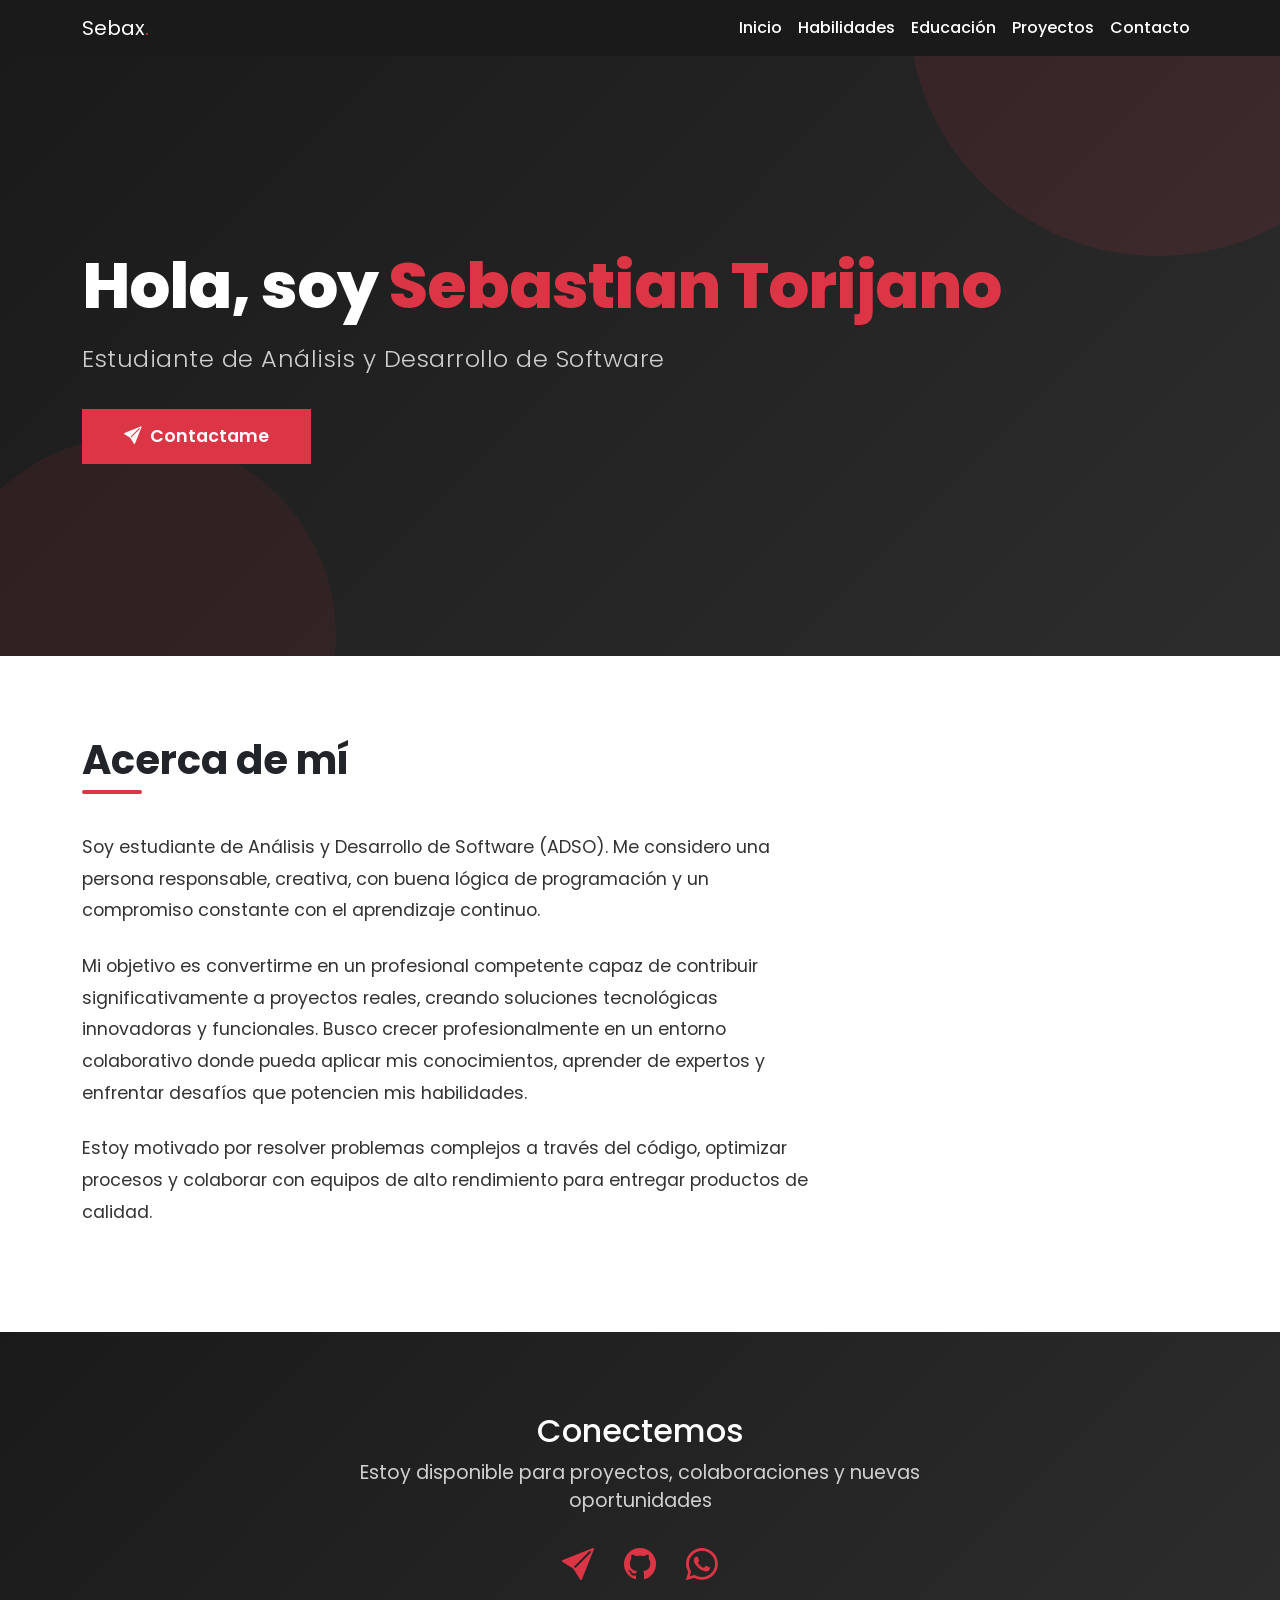
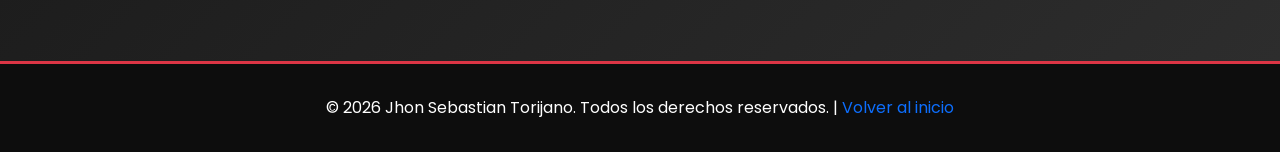
<file: hoja de vida/html/index.html>
<!DOCTYPE html>
<html lang="es">

<head>
    <meta charset="UTF-8">
    <meta name="viewport" content="width=device-width, initial-scale=1.0">
    <title>Sebastian Torijano - Hoja de vida</title>


    <link href="https://cdn.jsdelivr.net/npm/bootstrap@5.3.0/dist/css/bootstrap.min.css" rel="stylesheet">

    <link rel="stylesheet" href="https://cdn.jsdelivr.net/npm/bootstrap-icons@1.11.1/font/bootstrap-icons.css">

    <link href="https://fonts.googleapis.com/css2?family=Poppins:wght@300;400;600;700;800&display=swap"
        rel="stylesheet">

    <link rel="stylesheet" href="../css/styles.css">


</head>

<body>

    <nav class="navbar navbar-expand-lg navbar-dark sticky-top">
        <div class="container">
            <a class="navbar-brand" href="index.html">Sebax<span class="accent">.</span></a>
            <button class="navbar-toggler" type="button" data-bs-toggle="collapse" data-bs-target="#navbarNav">
                <span class="navbar-toggler-icon"></span>
            </button>

            <div class="collapse navbar-collapse" id="navbarNav">
                <ul class="navbar-nav ms-auto">
                    <li class="nav-item">
                        <a class="nav-link" href="index.html">Inicio</a>
                    </li>
                    <li class="nav-item">
                        <a class="nav-link" href="habilidades.html">Habilidades</a>
                    </li>
                    <li class="nav-item">
                        <a class="nav-link" href="educacion.html">Educación</a>
                    </li>
                    <li class="nav-item">
                        <a class="nav-link" href="proyectos.html">Proyectos</a>
                    </li>
                    <li class="nav-item">
                        <a class="nav-link" href="contacto.html">Contacto</a>
                    </li>
                </ul>
            </div>
        </div>
    </nav>


    <section class="hero" id="home">
        <div class="container">
            <div class="hero-content">
                <h1>Hola, soy <span class="accent-text">Sebastian Torijano</span></h1>
                <p>Estudiante de Análisis y Desarrollo de Software</p>
                <a href="contacto.html" class="btn-contact">
                    <i class="bi bi-send-fill me-2"></i>Contactame
                </a>
            </div>
        </div>
    </section>


    <section class="about fade-in" id="about">
        <div class="container">
            <h2 class="section-title mb-5">Acerca de mí</h2>
            <div class="row">
                <div class="col-lg-8">
                    <p>Soy estudiante de Análisis y Desarrollo de Software (ADSO). Me considero una persona responsable,
                        creativa, con buena
                        lógica de programación y un compromiso constante con el aprendizaje continuo.</p>
                    <p>Mi objetivo es convertirme en un profesional competente capaz de contribuir significativamente a
                        proyectos reales, creando soluciones tecnológicas innovadoras y funcionales. Busco crecer
                        profesionalmente en un entorno colaborativo donde pueda aplicar mis conocimientos, aprender de
                        expertos y enfrentar desafíos que potencien mis habilidades.</p>
                    <p>Estoy motivado por resolver problemas complejos a través del código, optimizar procesos y
                        colaborar con equipos de alto rendimiento para entregar productos de calidad.</p>
                </div>
            </div>
        </div>
    </section>


    <section class="contact fade-in" id="contact">
        <div class="contact-content">
            <h2>Conectemos</h2>
            <p style="font-size: 1.2rem; margin-bottom: 2rem; color: #d0d0d0;">
                Estoy disponible para proyectos, colaboraciones y nuevas oportunidades
            </p>

            <div class="social-links">

                <a href="mailto:sebastorijano7@gmail.com" class="social-icon" title="Enviar correo">
                    <i class="bi bi-send-fill"></i>
                </a>
                <a href="https://github.com/sebastorijano7-gif" class="social-icon" title="GitHub" target="_blank">
                    <i class="bi bi-github"></i>
                </a>
                <a href="https://wa.me/573152582091" class="social-icon" title="WhatsApp" target="_blank">
                    <i class="bi bi-whatsapp"></i>
                </a>
            </div>
    </section>


    <footer>
        <div class="container">
            <p class="mb-0">
                &copy; 2026 Jhon Sebastian Torijano. Todos los derechos reservados. |
                <a href="#home" class="text-decoration-none">Volver al inicio</a>
            </p>
        </div>
    </footer>


    <script src="https://cdn.jsdelivr.net/npm/bootstrap@5.3.0/dist/js/bootstrap.bundle.min.js"></script>

    <script>
        const faders = document.querySelectorAll('.fade-in');

        const appearOptions = {
            threshold: 0.2
        };

        const appearOnScroll = new IntersectionObserver(function (entries, observer) {
            entries.forEach(entry => {
                if (!entry.isIntersecting) return;
                entry.target.classList.add('visible');
                observer.unobserve(entry.target);
            });
        }, appearOptions);

        faders.forEach(fader => {
            appearOnScroll.observe(fader);
        });
    </script>


</body>

</html>
</file>
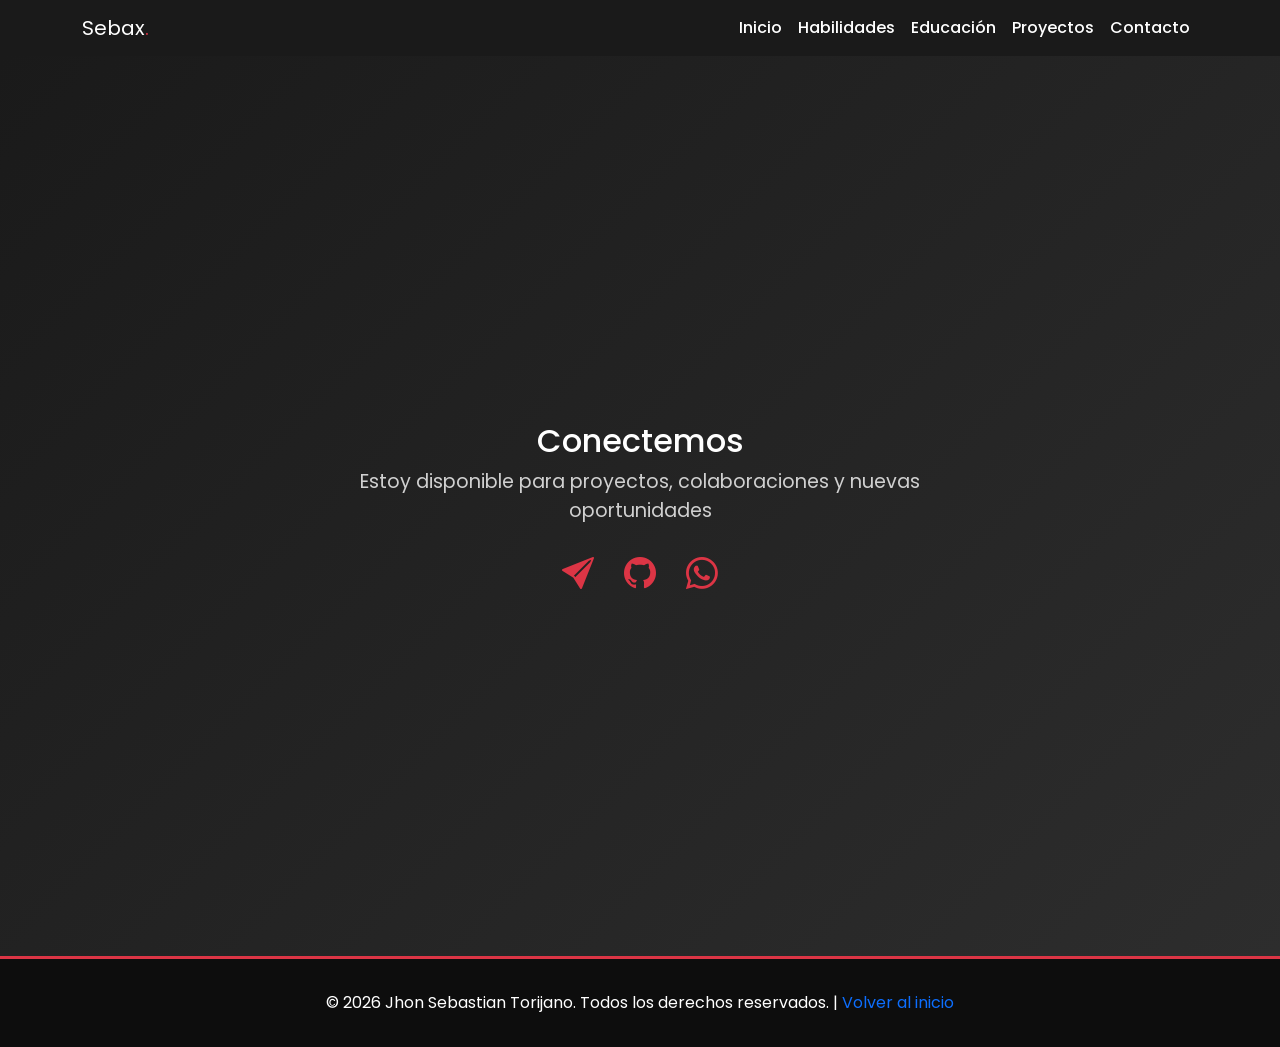
<file: hoja de vida/html/contacto.html>
<!DOCTYPE html>
<html lang="es">

<head>
    <meta charset="UTF-8">
    <meta name="viewport" content="width=device-width, initial-scale=1.0">
    <title>Sebastian Torijano - Hoja de vida</title>


    <link href="https://cdn.jsdelivr.net/npm/bootstrap@5.3.0/dist/css/bootstrap.min.css" rel="stylesheet">

    <link rel="stylesheet" href="https://cdn.jsdelivr.net/npm/bootstrap-icons@1.11.1/font/bootstrap-icons.css">

    <link href="https://fonts.googleapis.com/css2?family=Poppins:wght@300;400;600;700;800&display=swap"
        rel="stylesheet">

    <link rel="stylesheet" href="../css/styles.css">


</head>

<body>

    <nav class="navbar navbar-expand-lg navbar-dark sticky-top">
        <div class="container">
            <a class="navbar-brand" href="index.html">Sebax<span class="accent">.</span></a>
            <button class="navbar-toggler" type="button" data-bs-toggle="collapse" data-bs-target="#navbarNav">
                <span class="navbar-toggler-icon"></span>
            </button>

            <div class="collapse navbar-collapse" id="navbarNav">
                <ul class="navbar-nav ms-auto">
                    <li class="nav-item">
                        <a class="nav-link" href="index.html">Inicio</a>
                    </li>
                    <li class="nav-item">
                        <a class="nav-link" href="habilidades.html">Habilidades</a>
                    </li>
                    <li class="nav-item">
                        <a class="nav-link" href="educacion.html">Educación</a>
                    </li>
                    <li class="nav-item">
                        <a class="nav-link" href="proyectos.html">Proyectos</a>
                    </li>
                    <li class="nav-item">
                        <a class="nav-link" href="contacto.html">Contacto</a>
                    </li>
                </ul>
            </div>
        </div>
    </nav>
    <section class="contact contact-full fade-in" id="contact">
        <div class="contact-content">
            <h2>Conectemos</h2>
            <p style="font-size: 1.2rem; margin-bottom: 2rem; color: #d0d0d0;">
                Estoy disponible para proyectos, colaboraciones y nuevas oportunidades
            </p>

            <div class="social-links">

                <a href="mailto:sebastorijano7@gmail.com" class="social-icon" title="Enviar correo">
                    <i class="bi bi-send-fill"></i>
                </a>
                <a href="https://github.com/sebastorijano7-gif" class="social-icon" title="GitHub" target="_blank">
                    <i class="bi bi-github"></i>
                </a>
                <a href="https://wa.me/573152582091" class="social-icon" title="WhatsApp" target="_blank">
                    <i class="bi bi-whatsapp"></i>
                </a>
            </div>
    </section>

    <footer>
        <div class="container">
            <p class="mb-0">
                &copy; 2026 Jhon Sebastian Torijano. Todos los derechos reservados. |
                <a href="index.html#home" class="text-decoration-none">Volver al inicio</a>
            </p>
        </div>
    </footer>


    <script src="https://cdn.jsdelivr.net/npm/bootstrap@5.3.0/dist/js/bootstrap.bundle.min.js"></script>

    <script>
        const faders = document.querySelectorAll('.fade-in');

        const appearOptions = {
            threshold: 0.2
        };

        const appearOnScroll = new IntersectionObserver(function (entries, observer) {
            entries.forEach(entry => {
                if (!entry.isIntersecting) return;
                entry.target.classList.add('visible');
                observer.unobserve(entry.target);
            });
        }, appearOptions);

        faders.forEach(fader => {
            appearOnScroll.observe(fader);
        });
    </script>


</body>

</html>
</file>
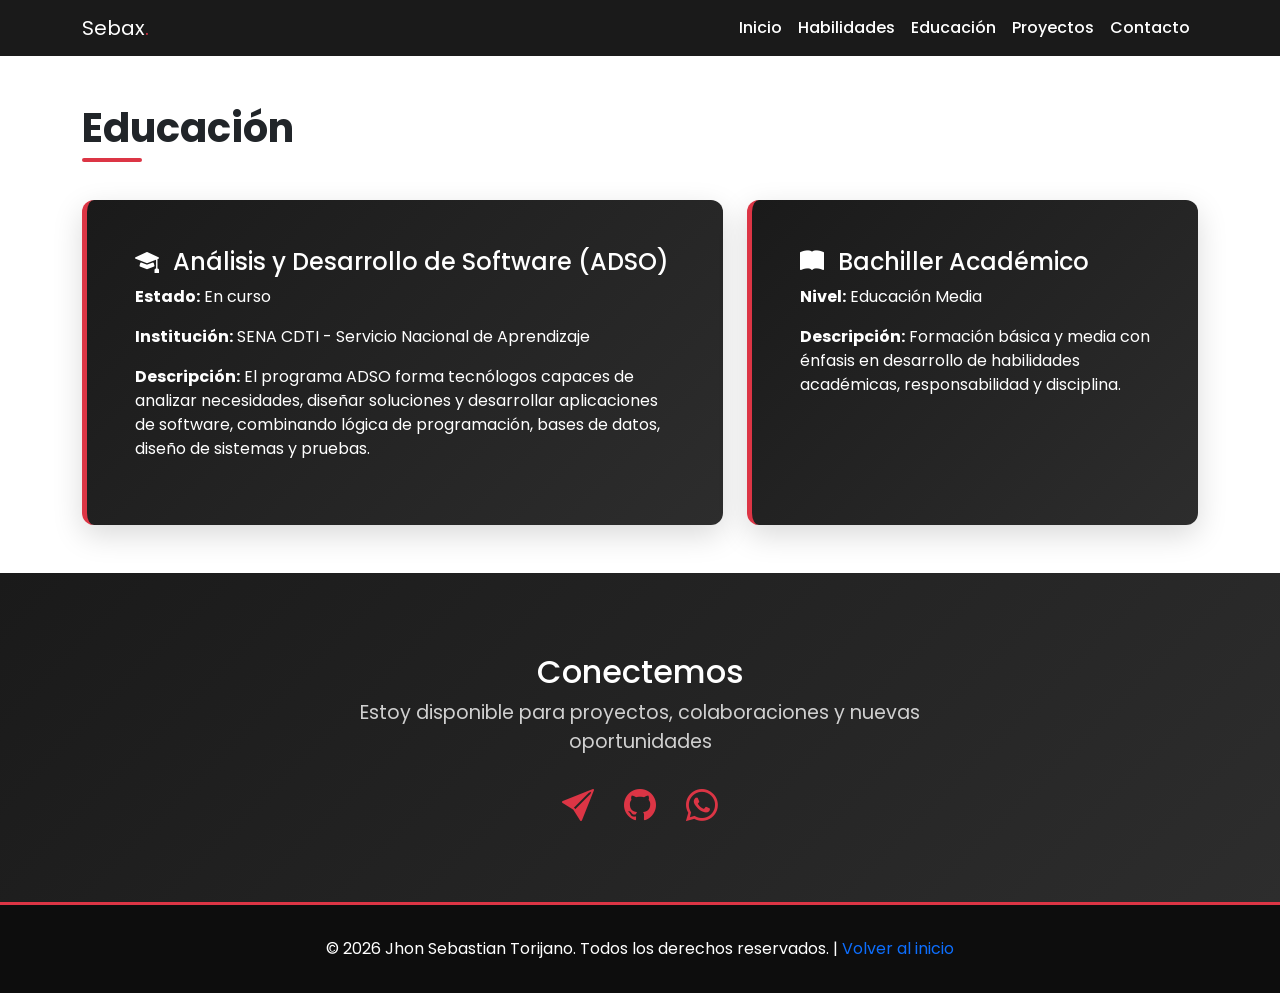
<file: hoja de vida/html/educacion.html>
<!DOCTYPE html>
<html lang="es">

<head>
    <meta charset="UTF-8">
    <meta name="viewport" content="width=device-width, initial-scale=1.0">
    <title>Sebastian Torijano - Hoja de vida</title>


    <link href="https://cdn.jsdelivr.net/npm/bootstrap@5.3.0/dist/css/bootstrap.min.css" rel="stylesheet">

    <link rel="stylesheet" href="https://cdn.jsdelivr.net/npm/bootstrap-icons@1.11.1/font/bootstrap-icons.css">

    <link href="https://fonts.googleapis.com/css2?family=Poppins:wght@300;400;600;700;800&display=swap"
        rel="stylesheet">

    <link rel="stylesheet" href="../css/styles.css">



</head>

<body>

    <nav class="navbar navbar-expand-lg navbar-dark sticky-top">
        <div class="container">
            <a class="navbar-brand" href="index.html">Sebax<span class="accent">.</span></a>
            <button class="navbar-toggler" type="button" data-bs-toggle="collapse" data-bs-target="#navbarNav">
                <span class="navbar-toggler-icon"></span>
            </button>

            <div class="collapse navbar-collapse" id="navbarNav">
                <ul class="navbar-nav ms-auto">
                    <li class="nav-item">
                        <a class="nav-link" href="index.html">Inicio</a>
                    </li>
                    <li class="nav-item">
                        <a class="nav-link" href="habilidades.html">Habilidades</a>
                    </li>
                    <li class="nav-item">
                        <a class="nav-link" href="educacion.html">Educación</a>
                    </li>
                    <li class="nav-item">
                        <a class="nav-link" href="proyectos.html">Proyectos</a>
                    </li>
                    <li class="nav-item">
                        <a class="nav-link" href="contacto.html">Contacto</a>
                    </li>
                </ul>
            </div>
        </div>
    </nav>
<section class="education-section py-5 fade-in" id="educacion">
    <div class="container">
        <h2 class="section-title mb-5">Educación</h2>

        <div class="row g-4">

        
            <div class="col-12 col-lg-7">
                <div class="education-card h-100">
                    <h4>
                        <i class="bi bi-mortarboard-fill me-2"></i>
                        Análisis y Desarrollo de Software (ADSO)
                    </h4>
                    <p><strong>Estado:</strong> En curso</p>
                    <p><strong>Institución:</strong> SENA CDTI - Servicio Nacional de Aprendizaje</p>
                    <p><strong>Descripción:</strong> El programa  ADSO forma tecnólogos capaces de analizar necesidades, diseñar soluciones y desarrollar aplicaciones de software, combinando lógica de programación, bases de datos, diseño de sistemas y pruebas.</p>

                </div>
            </div>

        
            <div class="col-12 col-lg-5">
                <div class="education-card h-100 fade-in">
                    <h4>
                        <i class="bi bi-book-fill me-2"></i>
                        Bachiller Académico
                    </h4>
                    <p><strong>Nivel:</strong> Educación Media</p>
                    <p><strong>Descripción:</strong> Formación básica y media con énfasis en desarrollo de habilidades académicas, responsabilidad y disciplina.</p>
                </div>
            </div>

        </div>
    </div>
</section>




    <section class="contact fade-in" id="contact">
        <div class="contact-content">
            <h2>Conectemos</h2>
            <p style="font-size: 1.2rem; margin-bottom: 2rem; color: #d0d0d0;">
                Estoy disponible para proyectos, colaboraciones y nuevas oportunidades
            </p>

            <div class="social-links">

                <a href="mailto:sebastorijano7@gmail.com" class="social-icon" title="Enviar correo">
                    <i class="bi bi-send-fill"></i>
                </a>
                <a href="https://github.com/sebastorijano7-gif" class="social-icon" title="GitHub" target="_blank">
                    <i class="bi bi-github"></i>
                </a>
                <a href="https://wa.me/573152582091" class="social-icon" title="WhatsApp" target="_blank">
                    <i class="bi bi-whatsapp"></i>
                </a>
            </div>
    </section>


    <footer>
        <div class="container">
            <p class="mb-0">
                &copy; 2026 Jhon Sebastian Torijano. Todos los derechos reservados. |
                <a href="index.html#home" class="text-decoration-none">Volver al inicio</a>
            </p>
        </div>
    </footer>


    <script src="https://cdn.jsdelivr.net/npm/bootstrap@5.3.0/dist/js/bootstrap.bundle.min.js"></script>

    <script>
        const faders = document.querySelectorAll('.fade-in');

        const appearOptions = {
            threshold: 0.2
        };

        const appearOnScroll = new IntersectionObserver(function (entries, observer) {
            entries.forEach(entry => {
                if (!entry.isIntersecting) return;
                entry.target.classList.add('visible');
                observer.unobserve(entry.target);
            });
        }, appearOptions);

        faders.forEach(fader => {
            appearOnScroll.observe(fader);
        });
    </script>


</body>

</html>
</file>
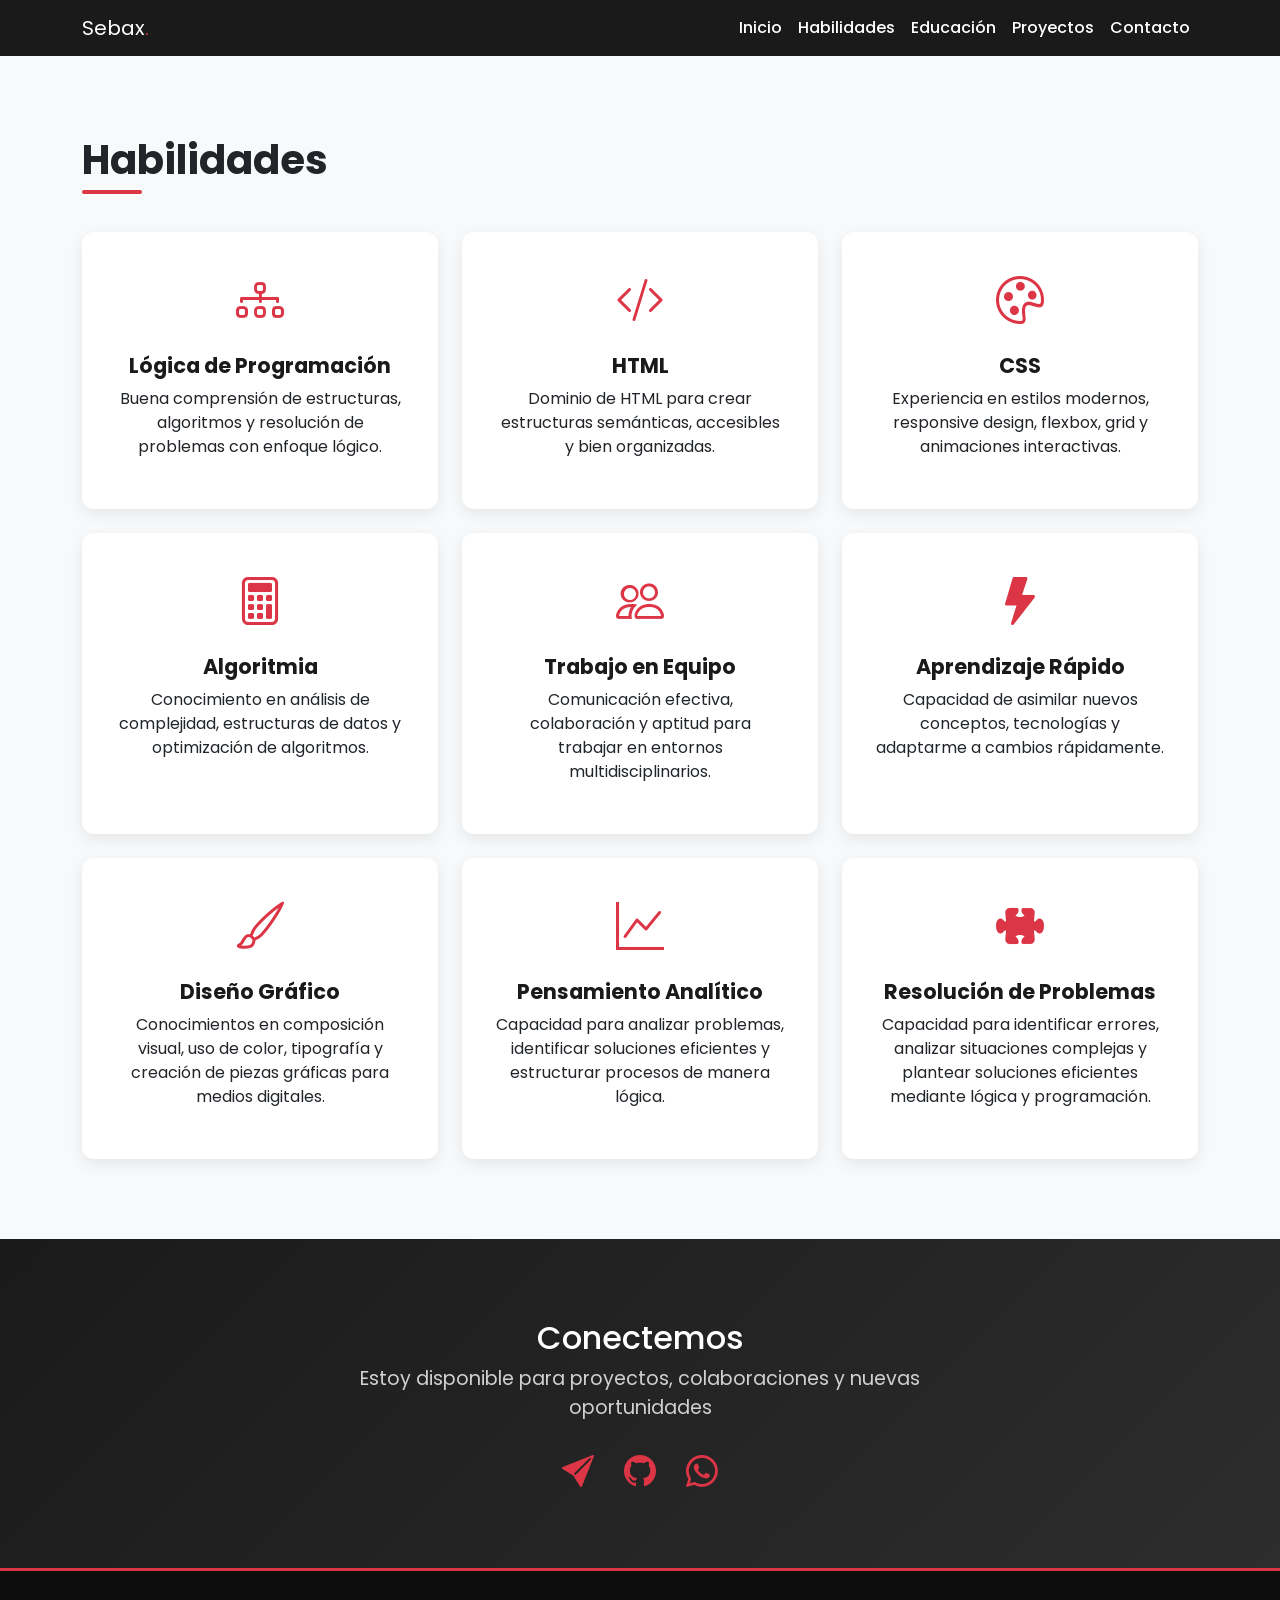
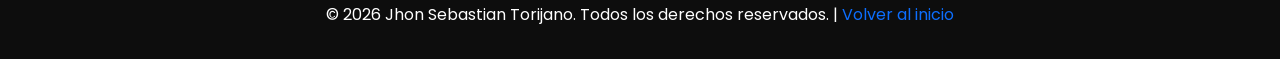
<file: hoja de vida/html/habilidades.html>
<!DOCTYPE html>
<html lang="es">

<head>
    <meta charset="UTF-8">
    <meta name="viewport" content="width=device-width, initial-scale=1.0">
    <title>Sebastian Torijano - Hoja de vida</title>


    <link href="https://cdn.jsdelivr.net/npm/bootstrap@5.3.0/dist/css/bootstrap.min.css" rel="stylesheet">

    <link rel="stylesheet" href="https://cdn.jsdelivr.net/npm/bootstrap-icons@1.11.1/font/bootstrap-icons.css">

    <link href="https://fonts.googleapis.com/css2?family=Poppins:wght@300;400;600;700;800&display=swap"
        rel="stylesheet">

    <link rel="stylesheet" href="../css/styles.css">


</head>

<body>

    <nav class="navbar navbar-expand-lg navbar-dark sticky-top">
        <div class="container">
            <a class="navbar-brand" href="index.html">Sebax<span class="accent">.</span></a>
            <button class="navbar-toggler" type="button" data-bs-toggle="collapse" data-bs-target="#navbarNav">
                <span class="navbar-toggler-icon"></span>
            </button>

            <div class="collapse navbar-collapse" id="navbarNav">
                <ul class="navbar-nav ms-auto">
                    <li class="nav-item">
                        <a class="nav-link" href="index.html">Inicio</a>
                    </li>
                    <li class="nav-item">
                        <a class="nav-link" href="habilidades.html">Habilidades</a>
                    </li>
                    <li class="nav-item">
                        <a class="nav-link" href="educacion.html">Educación</a>
                    </li>
                    <li class="nav-item">
                        <a class="nav-link" href="proyectos.html">Proyectos</a>
                    </li>
                    <li class="nav-item">
                        <a class="nav-link" href="contacto.html">Contacto</a>
                    </li>
                </ul>
            </div>
        </div>
    </nav>

    <section class="skills fade-in" id="skills">
        <div class="container">
            <h2 class="section-title mb-5">Habilidades</h2>
            <div class="row g-4">

                <div class="col-md-6 col-lg-4">
                    <div class="skill-card">
                        <div class="skill-icon"><i class="bi bi-diagram-3"></i></div>
                        <h5>Lógica de Programación</h5>
                        <p>Buena comprensión de estructuras, algoritmos y resolución de problemas con
                            enfoque lógico.</p>
                    </div>
                </div>

                <div class="col-md-6 col-lg-4">
                    <div class="skill-card">
                        <div class="skill-icon"><i class="bi bi-code-slash"></i></div>
                        <h5>HTML</h5>
                        <p>Dominio de HTML para crear estructuras semánticas, accesibles y bien organizadas.</p>
                    </div>
                </div>

                <div class="col-md-6 col-lg-4">
                    <div class="skill-card">
                        <div class="skill-icon"><i class="bi bi-palette"></i></div>
                        <h5>CSS</h5>
                        <p>Experiencia en estilos modernos, responsive design, flexbox, grid y animaciones interactivas.
                        </p>
                    </div>
                </div>

                <div class="col-md-6 col-lg-4">
                    <div class="skill-card">
                        <div class="skill-icon"><i class="bi bi-calculator"></i></div>
                        <h5>Algoritmia</h5>
                        <p>Conocimiento en análisis de complejidad, estructuras de datos y optimización de algoritmos.
                        </p>
                    </div>
                </div>

                <div class="col-md-6 col-lg-4">
                    <div class="skill-card">
                        <div class="skill-icon"><i class="bi bi-people"></i></div>
                        <h5>Trabajo en Equipo</h5>
                        <p>Comunicación efectiva, colaboración y aptitud para trabajar en entornos
                            multidisciplinarios.</p>
                    </div>
                </div>

                <div class="col-md-6 col-lg-4">
                    <div class="skill-card">
                        <div class="skill-icon"><i class="bi bi-lightning-fill"></i></div>
                        <h5>Aprendizaje Rápido</h5>
                        <p>Capacidad de asimilar nuevos conceptos, tecnologías y adaptarme a cambios rápidamente.</p>
                    </div>
                </div>

                <div class="col-md-6 col-lg-4">
                    <div class="skill-card">
                        <div class="skill-icon">
                            <i class="bi bi-brush"></i>
                        </div>
                        <h5>Diseño Gráfico</h5>
                        <p>Conocimientos en composición visual, uso de color, tipografía y creación de piezas gráficas
                            para medios digitales.</p>
                    </div>
                </div>

                <div class="col-md-6 col-lg-4">
                    <div class="skill-card">
                        <div class="skill-icon">
                            <i class="bi bi-graph-up"></i>
                        </div>
                        <h5>Pensamiento Analítico</h5>
                        <p>Capacidad para analizar problemas, identificar soluciones eficientes y estructurar procesos
                            de manera lógica.</p>
                    </div>
                </div>

                <div class="col-md-6 col-lg-4">
                    <div class="skill-card">
                        <div class="skill-icon">
                            <i class="bi bi-puzzle-fill"></i>
                        </div>
                        <h5>Resolución de Problemas</h5>
                        <p>Capacidad para identificar errores, analizar situaciones complejas y plantear soluciones
                            eficientes mediante lógica y programación.</p>
                    </div>
                </div>



            </div>
        </div>
    </section>

    <section class="contact fade-in" id="contact">
        <div class="contact-content">
            <h2>Conectemos</h2>
            <p style="font-size: 1.2rem; margin-bottom: 2rem; color: #d0d0d0;">
                Estoy disponible para proyectos, colaboraciones y nuevas oportunidades
            </p>

            <div class="social-links">

                <a href="mailto:sebastorijano7@gmail.com" class="social-icon" title="Enviar correo">
                    <i class="bi bi-send-fill"></i>
                </a>
                <a href="https://github.com/sebastorijano7-gif" class="social-icon" title="GitHub" target="_blank">
                    <i class="bi bi-github"></i>
                </a>
                <a href="https://wa.me/573152582091" class="social-icon" title="WhatsApp" target="_blank">
                    <i class="bi bi-whatsapp"></i>
                </a>
            </div>
    </section>

    <footer>
        <div class="container">
            <p class="mb-0">
                &copy; 2026 Jhon Sebastian Torijano. Todos los derechos reservados. |
                <a href="index.html#home" class="text-decoration-none">Volver al inicio</a>
            </p>
        </div>
    </footer>


    <script src="https://cdn.jsdelivr.net/npm/bootstrap@5.3.0/dist/js/bootstrap.bundle.min.js"></script>

    <script>
        const faders = document.querySelectorAll('.fade-in');

        const appearOptions = {
            threshold: 0.2
        };

        const appearOnScroll = new IntersectionObserver(function (entries, observer) {
            entries.forEach(entry => {
                if (!entry.isIntersecting) return;
                entry.target.classList.add('visible');
                observer.unobserve(entry.target);
            });
        }, appearOptions);

        faders.forEach(fader => {
            appearOnScroll.observe(fader);
        });
    </script>


</body>

</html>
</file>
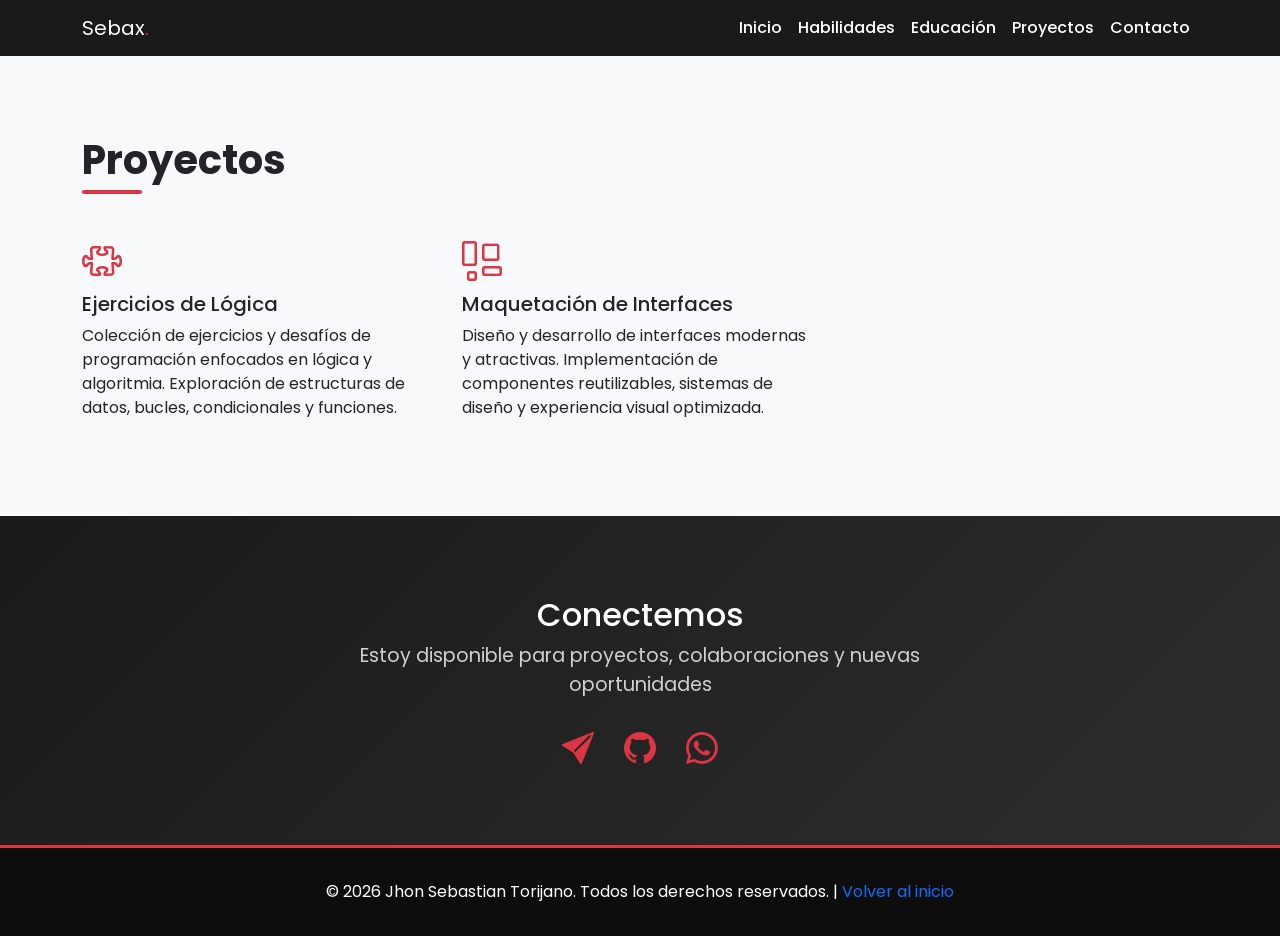
<file: hoja de vida/html/proyectos.html>
<!DOCTYPE html>
<html lang="es">

<head>
    <meta charset="UTF-8">
    <meta name="viewport" content="width=device-width, initial-scale=1.0">
    <title>Sebastian Torijano - Hoja de vida</title>


    <link href="https://cdn.jsdelivr.net/npm/bootstrap@5.3.0/dist/css/bootstrap.min.css" rel="stylesheet">

    <link rel="stylesheet" href="https://cdn.jsdelivr.net/npm/bootstrap-icons@1.11.1/font/bootstrap-icons.css">

    <link href="https://fonts.googleapis.com/css2?family=Poppins:wght@300;400;600;700;800&display=swap"
        rel="stylesheet">

    <link rel="stylesheet" href="../css/styles.css">



<body>

    <nav class="navbar navbar-expand-lg navbar-dark sticky-top">
        <div class="container">
            <a class="navbar-brand" href="index.html">Sebax<span class="accent">.</span></a>
            <button class="navbar-toggler" type="button" data-bs-toggle="collapse" data-bs-target="#navbarNav">
                <span class="navbar-toggler-icon"></span>
            </button>

            <div class="collapse navbar-collapse" id="navbarNav">
                <ul class="navbar-nav ms-auto">
                    <li class="nav-item">
                        <a class="nav-link" href="index.html">Inicio</a>
                    </li>
                    <li class="nav-item">
                        <a class="nav-link" href="habilidades.html">Habilidades</a>
                    </li>
                    <li class="nav-item">
                        <a class="nav-link" href="educacion.html">Educación</a>
                    </li>
                    <li class="nav-item">
                        <a class="nav-link" href="proyectos.html">Proyectos</a>
                    </li>
                    <li class="nav-item">
                        <a class="nav-link" href="contacto.html">Contacto</a>
                    </li>
                </ul>
            </div>
        </div>
    </nav>

    <section class="projects fade-in" id="projects">
        <div class="container">
            <h2 class="section-title mb-5">Proyectos</h2>
            <div class="row g-4">


                <div class="col-md-6 col-lg-4">
                    <div class="project-card">
                        <div class="project-card-body">
                            <i class="bi bi-puzzle"
                                style="font-size: 2.5rem; color: var(--color-accent); margin-bottom: 1rem;"></i>
                            <h5>Ejercicios de Lógica</h5>
                            <p>Colección de ejercicios y desafíos de programación enfocados en lógica y algoritmia.
                                Exploración de estructuras de datos, bucles, condicionales y funciones.</p>

                        </div>
                    </div>
                </div>


                <div class="col-md-6 col-lg-4">
                    <div class="project-card">
                        <div class="project-card-body">
                            <i class="bi bi-layout-wtf"
                                style="font-size: 2.5rem; color: var(--color-accent); margin-bottom: 1rem;"></i>
                            <h5>Maquetación de Interfaces</h5>
                            <p>Diseño y desarrollo de interfaces modernas y atractivas. Implementación de componentes
                                reutilizables, sistemas de diseño y experiencia visual optimizada.</p>

                        </div>
                    </div>
                </div>
    </section>

    <section class="contact fade-in" id="contact">
        <div class="contact-content">
            <h2>Conectemos</h2>
            <p style="font-size: 1.2rem; margin-bottom: 2rem; color: #d0d0d0;">
                Estoy disponible para proyectos, colaboraciones y nuevas oportunidades
            </p>

            <div class="social-links">

                <a href="mailto:sebastorijano7@gmail.com" class="social-icon" title="Enviar correo">
                    <i class="bi bi-send-fill"></i>
                </a>
                <a href="https://github.com/sebastorijano7-gif" class="social-icon" title="GitHub" target="_blank">
                    <i class="bi bi-github"></i>
                </a>
                <a href="https://wa.me/573152582091" class="social-icon" title="WhatsApp" target="_blank">
                    <i class="bi bi-whatsapp"></i>
                </a>
            </div>
    </section>

    <footer>
        <div class="container">
            <p class="mb-0">
                &copy; 2026 Jhon Sebastian Torijano. Todos los derechos reservados. |
                <a href="index.html#home" class="text-decoration-none">Volver al inicio</a>
            </p>
        </div>
    </footer>


    <script src="https://cdn.jsdelivr.net/npm/bootstrap@5.3.0/dist/js/bootstrap.bundle.min.js"></script>

    <script>
        const faders = document.querySelectorAll('.fade-in');

        const appearOptions = {
            threshold: 0.2
        };

        const appearOnScroll = new IntersectionObserver(function (entries, observer) {
            entries.forEach(entry => {
                if (!entry.isIntersecting) return;
                entry.target.classList.add('visible');
                observer.unobserve(entry.target);
            });
        }, appearOptions);

        faders.forEach(fader => {
            appearOnScroll.observe(fader);
        });
    </script>


</body>

</html>
</file>
<file: hoja de vida/css/styles.css>
:root {
    --color-primary: #1a1a1a;
    --color-accent: #dc3545;
    --color-light: #ffffff;
    --color-gray: #f8f9fa;
}

* {
    font-family: 'Poppins', sans-serif;
}

body {
    overflow-x: hidden;
    background-color: var(--color-light);
}

.hero {
    background: linear-gradient(135deg, var(--color-primary) 0%, #2d2d2d 100%);
    color: var(--color-light);
    position: relative;
    overflow: hidden;
    padding: 100px 0;
    min-height: 600px;
    display: flex;
    align-items: center;
}

.hero::before {
    content: '';
    position: absolute;
    top: -50%;
    right: -10%;
    width: 500px;
    height: 500px;
    background: var(--color-accent);
    opacity: 0.1;
    border-radius: 50%;
    z-index: 1;
}

.hero::after {
    content: '';
    position: absolute;
    bottom: -30%;
    left: -5%;
    width: 400px;
    height: 400px;
    background: var(--color-accent);
    opacity: 0.08;
    border-radius: 50%;
    z-index: 1;
}

.hero-content {
    position: relative;
    z-index: 2;
}

.hero h1 {
    font-size: clamp(2.5rem, 8vw, 4rem);
    font-weight: 800;
    margin-bottom: 1rem;
    letter-spacing: -1px;
}

.hero .accent-text {
    color: var(--color-accent);
}

.hero p {
    font-size: 1.5rem;
    font-weight: 300;
    margin-bottom: 2rem;
    color: #d0d0d0;
    letter-spacing: 0.5px;
}

.btn-contact {
    background-color: var(--color-accent);
    border: 2px solid var(--color-accent);
    color: var(--color-light);
    padding: 12px 40px;
    font-weight: 600;
    font-size: 1.1rem;
    transition: all 0.3s ease;
    text-decoration: none;
    display: inline-block;
}

.btn-contact:hover {
    background-color: transparent;
    color: var(--color-accent);
    transform: translateY(-3px);
    box-shadow: 0 10px 25px rgba(220, 53, 69, 0.3);
}

.about {
    padding: 80px 0;
    background-color: var(--color-light);
}

.section-title {
    font-size: 2.5rem;
    font-weight: 700;
    margin-bottom: 3rem;
    position: relative;
    display: inline-block;
}

.section-title::after {
    content: '';
    position: absolute;
    bottom: -10px;
    left: 0;
    width: 60px;
    height: 4px;
    background-color: var(--color-accent);
    border-radius: 2px;
}

.about p {
    font-size: 1.1rem;
    line-height: 1.8;
    color: #333;
    margin-bottom: 1.5rem;
}

.skills {
    padding: 80px 0;
    background-color: var(--color-gray);
}

.skill-card {
    background: var(--color-light);
    padding: 2rem;
    border-radius: 12px;
    text-align: center;
    transition: all 0.3s ease;
    box-shadow: 0 5px 15px rgba(0, 0, 0, 0.08);
    height: 100%;
    border: 2px solid transparent;
}

.skill-card:hover {
    transform: translateY(-10px);
    border-color: var(--color-accent);
    box-shadow: 0 15px 35px rgba(220, 53, 69, 0.15);
}

.skill-icon {
    font-size: 3rem;
    color: var(--color-accent);
    margin-bottom: 1rem;
}

.skill-card h5 {
    font-weight: 700;
    color: var(--color-primary);
    font-size: 1.3rem;
}

.education {
    padding: 80px 0;
    background-color: var(--color-light);
}

.education-card {
    background: linear-gradient(135deg, var(--color-primary) 0%, #2d2d2d 100%);
    color: var(--color-light);
    padding: 3rem;
    border-radius: 12px;
    border-left: 5px solid var(--color-accent);
    box-shadow: 0 10px 30px rgba(0, 0, 0, 0.15);
}

.projects {
    padding: 80px 0;
    background-color: var(--color-gray);
}

.contact {
    padding: 80px 20px;
    text-align: center;
    color: var(--color-light);
    background: linear-gradient(135deg, #1a1a1a 0%, #2d2d2d 100%);
}

.contact {
    padding: 80px 20px;
    text-align: center;
    color: white;
}

.contact-content {
    max-width: 700px;
    width: 100%;
    margin: 0 auto;
}

.contact-content {
    max-width: 700px;
    width: 100%;
}

.contact-full {
    min-height: 100vh;
    display: flex;
    align-items: center;
    justify-content: center;
    background: linear-gradient(135deg, #1a1a1a 0%, #2d2d2d 100%);
}

.contact-full .contact-content {
    max-width: 700px;
    width: 100%;
}

.social-links {
    margin-top: 30px;
    display: flex;
    justify-content: center;
    gap: 30px;
}

.social-icon {
    display: inline-flex;
    align-items: center;
    justify-content: center;
    font-size: 2rem;
    color: var(--color-accent);
    line-height: 1;
    transition: all 0.3s ease;
    text-decoration: none;
}

.social-icon i {
    line-height: 1;
}

.social-icon:hover {
    color: #fff;
    transform: translateY(-5px) scale(1.2);
    text-shadow: 0 0 10px var(--color-accent),
        0 0 20px var(--color-accent),
        0 0 30px var(--color-accent);
}

footer {
    background-color: #0d0d0d;
    color: var(--color-light);
    padding: 2rem 0;
    text-align: center;
    border-top: 3px solid var(--color-accent);
}

.fade-in {
    opacity: 0;
    transform: translateY(40px);
    transition: opacity 0.8s ease, transform 0.8s ease;
}

.fade-in.visible {
    opacity: 1;
    transform: translateY(0);
}

.navbar {
    background-color: var(--color-primary) !important;
}

.navbar-brand {
    color: var(--color-light) !important;
}

.navbar-brand .accent {
    color: var(--color-accent);
}

.nav-link {
    color: var(--color-light) !important;
    font-weight: 500;
}

.nav-link:hover {
    color: var(--color-accent) !important;
}
</file>
